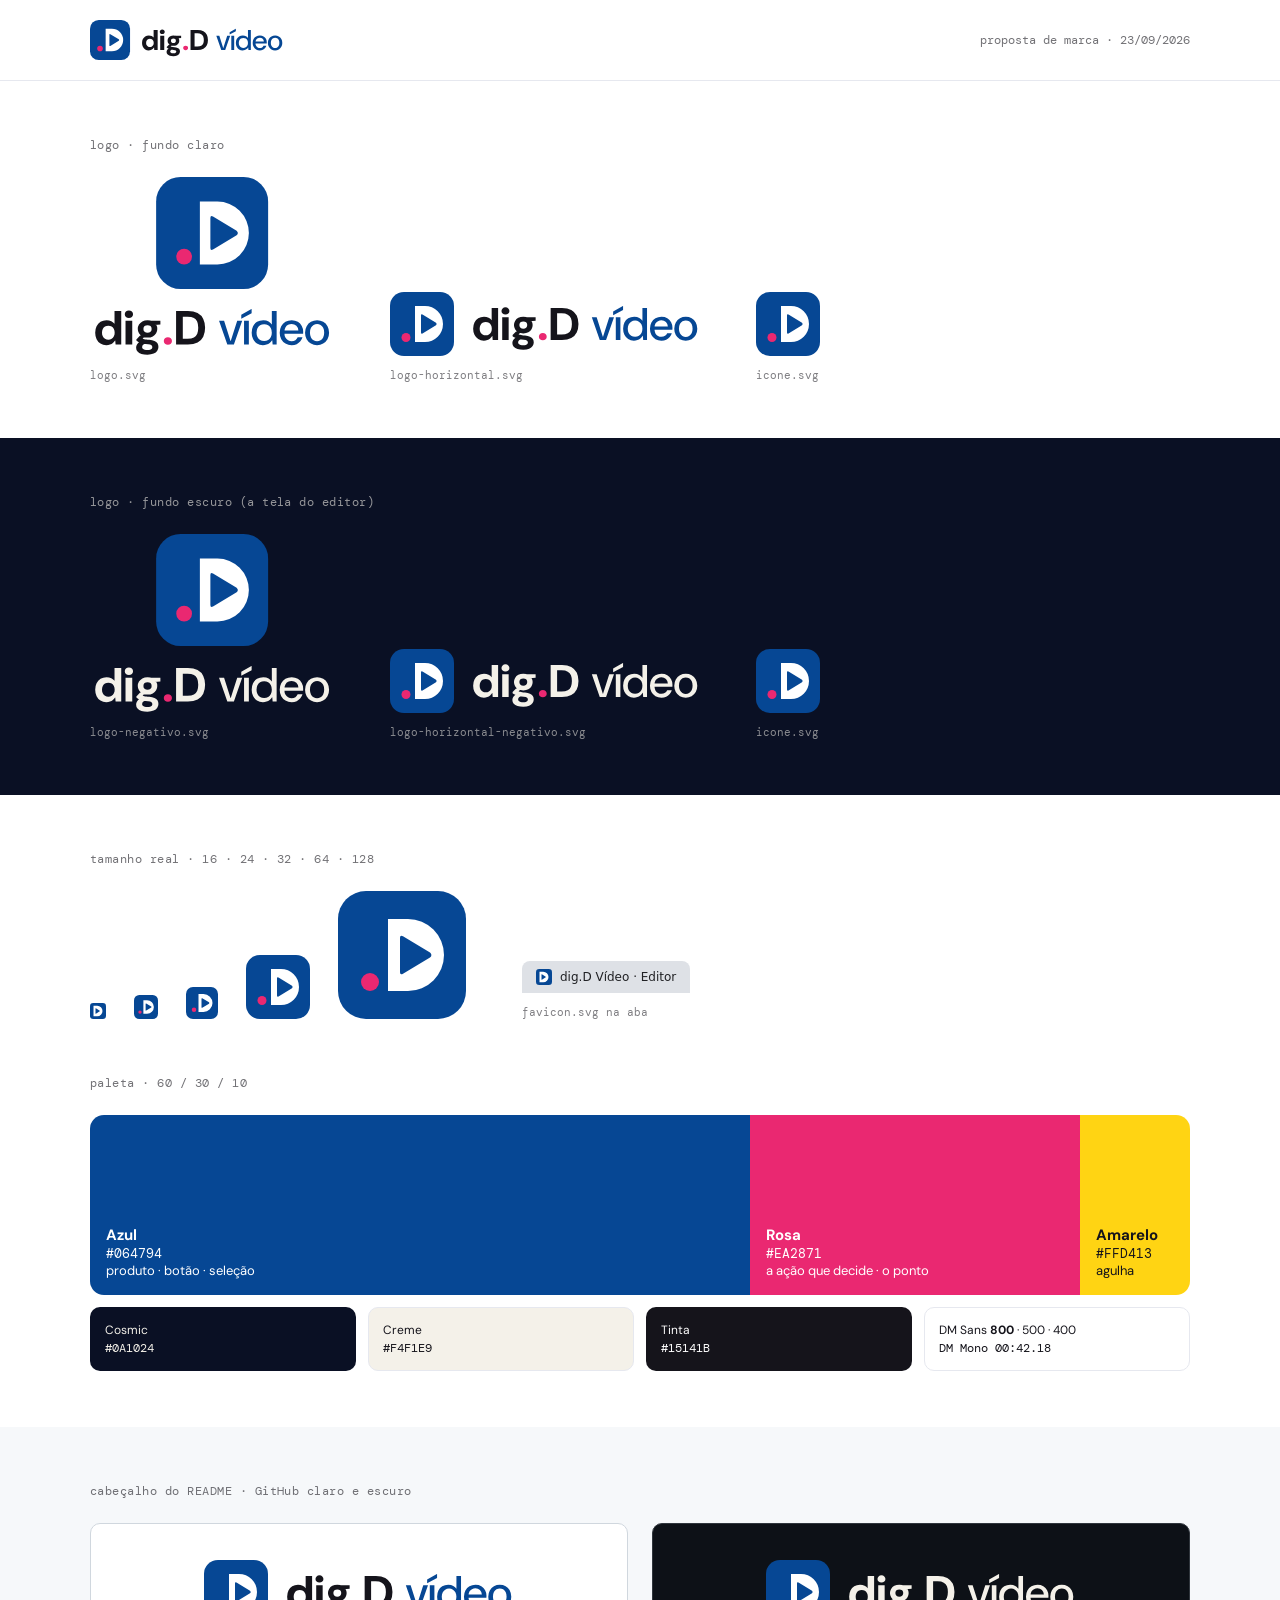
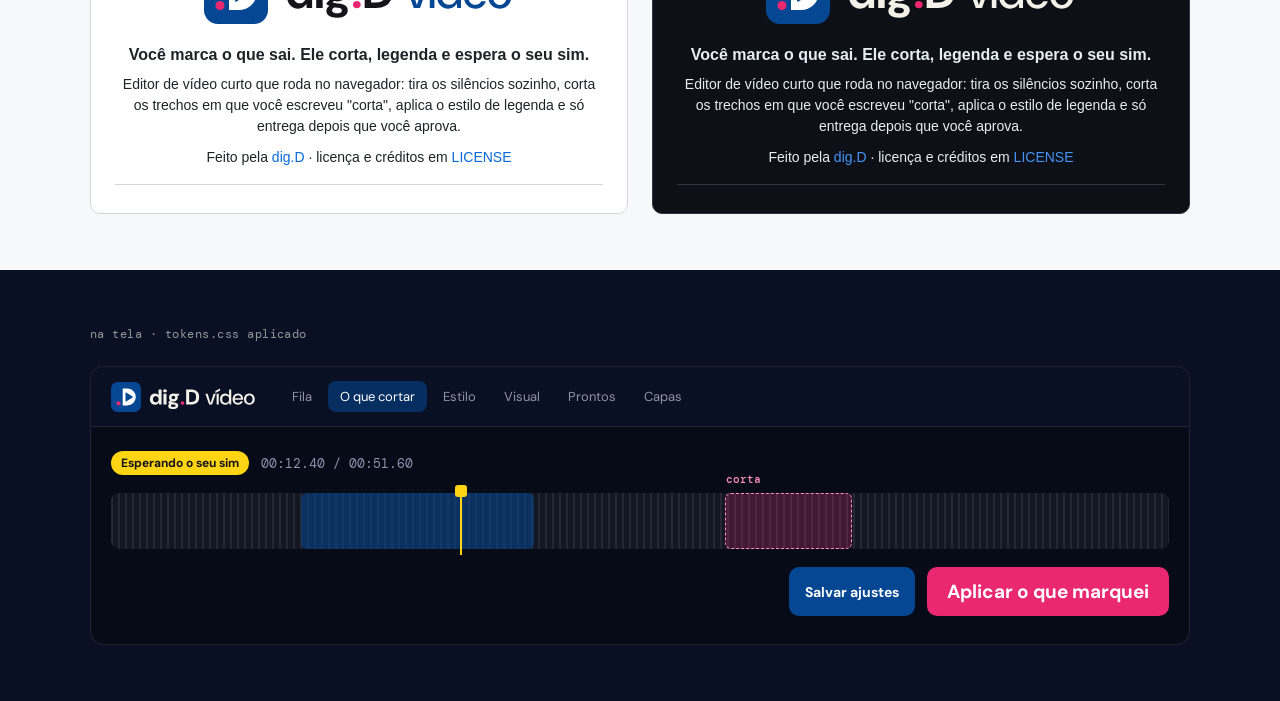
<file: marca/PREVIEW.html>
<!doctype html>
<html lang="pt-BR">
<head>
<meta charset="utf-8">
<meta name="viewport" content="width=device-width, initial-scale=1">
<title>dig.D Vídeo · marca</title>
<link rel="icon" href="favicon.svg" type="image/svg+xml">
<link rel="stylesheet" href="tokens.css">
<style>
  * { box-sizing: border-box; margin: 0; padding: 0; }
  body { font-family: var(--dv-fonte); background: #FFFFFF; color: var(--dv-tinta); }
  .faixa { padding: 56px max(16px, calc((100vw - 1100px) / 2)); }
  .escura { background: var(--dv-cosmic); color: var(--dv-creme); }
  .rotulo { font-family: var(--dv-fonte-mono); font-size: 12px; letter-spacing: .04em; opacity: .6; margin-bottom: 24px; }
  .linha { display: flex; flex-wrap: wrap; align-items: flex-end; gap: 56px; }
  .item { display: flex; flex-direction: column; gap: 12px; align-items: flex-start; }
  .item small { font-family: var(--dv-fonte-mono); font-size: 11px; opacity: .55; }

  header.topo { display: flex; justify-content: space-between; align-items: center; gap: 16px; flex-wrap: wrap;
    padding: 20px max(16px, calc((100vw - 1100px) / 2)); border-bottom: 1px solid #E6E8EF; }
  header.topo span { font-family: var(--dv-fonte-mono); font-size: 12px; opacity: .6; }

  .tamanhos { display: flex; flex-wrap: wrap; align-items: flex-end; gap: 28px; }
  .item { max-width: 100%; }
  .item img, .gh img { max-width: 100%; height: auto; }

  /* aba de navegador */
  .aba { display: inline-flex; align-items: center; gap: 8px; background: #DEE1E6; border-radius: 8px 8px 0 0;
    padding: 8px 14px; font-size: 12px; color: #202124; font-family: system-ui, sans-serif; }

  /* paleta */
  .paleta { display: grid; grid-template-columns: 6fr 3fr 1fr; height: 180px; border-radius: 14px; overflow: hidden; }
  .paleta div { padding: 16px; display: flex; flex-direction: column; justify-content: flex-end; font-size: 13px; }
  .paleta b { font-size: 15px; }
  .paleta code { font-family: var(--dv-fonte-mono); }
  .apoio { display: flex; gap: 12px; margin-top: 12px; flex-wrap: wrap; }
  .apoio div { flex: 1 1 140px; border-radius: 10px; padding: 14px; font-size: 12px; border: 1px solid #E6E8EF; }
  .apoio code { font-family: var(--dv-fonte-mono); display: block; margin-top: 2px; }

  /* README */
  .readmes { display: grid; grid-template-columns: repeat(auto-fit, minmax(320px, 1fr)); gap: 24px; }
  .gh { border-radius: 10px; padding: 36px 24px 28px; text-align: center; border: 1px solid #D0D7DE; background: #FFFFFF; color: #1F2328;
    font-family: -apple-system, 'Segoe UI', 'Noto Sans', Helvetica, Arial, sans-serif; }
  .gh.dark { background: #0D1117; border-color: #30363D; color: #E6EDF3; }
  .gh h3 { font-size: 16px; margin: 18px 0 10px; }
  .gh p { font-size: 14px; line-height: 1.5; margin-bottom: 10px; }
  .gh a { color: #0969DA; text-decoration: none; }
  .gh.dark a { color: #4493F8; }
  .gh hr { border: 0; border-top: 1px solid #D0D7DE; margin-top: 16px; }
  .gh.dark hr { border-color: #30363D; }

  /* barra do editor */
  .editor { border-radius: 14px; overflow: hidden; border: 1px solid var(--dv-linha); background: var(--dv-cosmic-fundo); }
  .barra { display: flex; align-items: center; gap: 24px; padding: 14px 20px; background: var(--dv-cosmic); border-bottom: 1px solid var(--dv-linha); flex-wrap: wrap; }
  .abas { display: flex; gap: 4px; flex: 1; flex-wrap: wrap; }
  .abas span { font-size: 13px; padding: 7px 12px; border-radius: 8px; color: var(--dv-texto-2); }
  .abas span.ativa { background: var(--dv-selecao); color: var(--dv-branco); }
  .btn { font: 700 14px var(--dv-fonte); border: 0; border-radius: 10px; padding: 10px 16px; }
  .btn.primario { background: var(--dv-primario); color: var(--dv-primario-texto); }
  .btn.decisivo { background: var(--dv-decisivo); color: var(--dv-decisivo-texto); font-size: 19px; padding: 12px 20px; }
  .corpo { padding: 24px 20px 28px; display: flex; flex-direction: column; gap: 18px; }
  .status { display: flex; gap: 12px; align-items: center; flex-wrap: wrap; }
  .badge { background: var(--dv-amarelo); color: var(--dv-tinta); font: 700 12px var(--dv-fonte); padding: 4px 10px; border-radius: 999px; }
  .tc { font-family: var(--dv-fonte-mono); font-size: 13px; color: var(--dv-texto-2); }
  .trilha { position: relative; height: 56px; border-radius: 8px; background: rgba(244,241,233,.05);
    background-image: repeating-linear-gradient(90deg, rgba(244,241,233,.08) 0 2px, transparent 2px 7px); }
  .trilha .sel { position: absolute; top: 0; bottom: 0; left: 18%; width: 22%; background: var(--dv-selecao); border-radius: 6px; }
  .trilha .sai { position: absolute; top: 0; bottom: 0; left: 58%; width: 12%; background: var(--dv-corte); border: 1px dashed var(--dv-rosa-texto); border-radius: 6px; }
  .trilha .sai i { position: absolute; top: -22px; left: 0; font: 500 11px var(--dv-fonte-mono); color: var(--dv-rosa-texto); font-style: normal; }
  .trilha .agulha { position: absolute; top: -6px; bottom: -6px; left: 33%; width: 2px; background: var(--dv-agulha); }
  .trilha .agulha::before { content: ""; position: absolute; top: -2px; left: -5px; width: 12px; height: 12px; border-radius: 3px; background: var(--dv-agulha); }
  .acoes { display: flex; gap: 12px; justify-content: flex-end; flex-wrap: wrap; }
</style>
</head>
<body>

<header class="topo">
  <img src="logo-horizontal.svg" alt="dig.D Vídeo" height="40">
  <span>proposta de marca · 23/09/2026</span>
</header>

<section class="faixa">
  <p class="rotulo">logo · fundo claro</p>
  <div class="linha">
    <div class="item"><img src="logo.svg" alt="" height="170"><small>logo.svg</small></div>
    <div class="item"><img src="logo-horizontal.svg" alt="" height="64"><small>logo-horizontal.svg</small></div>
    <div class="item"><img src="icone.svg" alt="" height="96"><small>icone.svg</small></div>
  </div>
</section>

<section class="faixa escura">
  <p class="rotulo">logo · fundo escuro (a tela do editor)</p>
  <div class="linha">
    <div class="item"><img src="logo-negativo.svg" alt="" height="170"><small>logo-negativo.svg</small></div>
    <div class="item"><img src="logo-horizontal-negativo.svg" alt="" height="64"><small>logo-horizontal-negativo.svg</small></div>
    <div class="item"><img src="icone.svg" alt="" height="96"><small>icone.svg</small></div>
  </div>
</section>

<section class="faixa">
  <p class="rotulo">tamanho real · 16 · 24 · 32 · 64 · 128</p>
  <div class="linha">
    <div class="tamanhos">
      <img src="favicon.svg" alt="" width="16" height="16">
      <img src="icone.svg" alt="" width="24" height="24">
      <img src="icone.svg" alt="" width="32" height="32">
      <img src="icone.svg" alt="" width="64" height="64">
      <img src="icone.svg" alt="" width="128" height="128">
    </div>
    <div class="item">
      <div class="aba"><img src="favicon.svg" alt="" width="16" height="16"> dig.D Vídeo · Editor</div>
      <small>favicon.svg na aba</small>
    </div>
  </div>
</section>

<section class="faixa" style="padding-top:0">
  <p class="rotulo">paleta · 60 / 30 / 10</p>
  <div class="paleta">
    <div style="background:var(--dv-azul);color:#fff"><b>Azul</b><code>#064794</code>produto · botão · seleção</div>
    <div style="background:var(--dv-rosa);color:#fff"><b>Rosa</b><code>#EA2871</code>a ação que decide · o ponto</div>
    <div style="background:var(--dv-amarelo);color:var(--dv-tinta)"><b>Amarelo</b><code>#FFD413</code>agulha</div>
  </div>
  <div class="apoio">
    <div style="background:var(--dv-cosmic);color:var(--dv-creme);border-color:transparent">Cosmic<code>#0A1024</code></div>
    <div style="background:var(--dv-creme)">Creme<code>#F4F1E9</code></div>
    <div style="background:var(--dv-tinta);color:#fff;border-color:transparent">Tinta<code>#15141B</code></div>
    <div>DM Sans <b>800</b> · 500 · 400<code>DM Mono 00:42.18</code></div>
  </div>
</section>

<section class="faixa" style="background:#F6F8FA">
  <p class="rotulo">cabeçalho do README · GitHub claro e escuro</p>
  <div class="readmes">
    <div class="gh">
      <img src="logo-horizontal.svg" alt="dig.D Vídeo" height="56">
      <h3>Você marca o que sai. Ele corta, legenda e espera o seu sim.</h3>
      <p>Editor de vídeo curto que roda no navegador: tira os silêncios sozinho, corta os trechos em que você escreveu "corta", aplica o estilo de legenda e só entrega depois que você aprova.</p>
      <p>Feito pela <a href="#">dig.D</a> · licença e créditos em <a href="#">LICENSE</a></p>
      <hr>
    </div>
    <div class="gh dark">
      <img src="logo-horizontal-negativo.svg" alt="dig.D Vídeo" height="56">
      <h3>Você marca o que sai. Ele corta, legenda e espera o seu sim.</h3>
      <p>Editor de vídeo curto que roda no navegador: tira os silêncios sozinho, corta os trechos em que você escreveu "corta", aplica o estilo de legenda e só entrega depois que você aprova.</p>
      <p>Feito pela <a href="#">dig.D</a> · licença e créditos em <a href="#">LICENSE</a></p>
      <hr>
    </div>
  </div>
</section>

<section class="faixa escura">
  <p class="rotulo">na tela · tokens.css aplicado</p>
  <div class="editor">
    <div class="barra">
      <img src="logo-horizontal-negativo.svg" alt="dig.D Vídeo" height="30">
      <div class="abas"><span>Fila</span><span class="ativa">O que cortar</span><span>Estilo</span><span>Visual</span><span>Prontos</span><span>Capas</span></div>
    </div>
    <div class="corpo">
      <div class="status"><span class="badge">Esperando o seu sim</span><span class="tc">00:12.40 / 00:51.60</span></div>
      <div class="trilha"><div class="sel"></div><div class="sai"><i>corta</i></div><div class="agulha"></div></div>
      <div class="acoes"><button class="btn primario">Salvar ajustes</button><button class="btn decisivo">Aplicar o que marquei</button></div>
    </div>
  </div>
</section>

</body>
</html>
</file>
<file: marca/tokens.css>
/* dig.D Vídeo — tokens de marca
 * Paleta herdada da dig.D (azul, rosa, amarelo). O fundo escuro é o cosmic que a tela já usa.
 * Contrastes medidos (WCAG) estão no comentário de cada par que vira texto.
 * Fontes: DM Sans + DM Mono, Google Fonts, licença OFL.
 */

@import url('https://fonts.googleapis.com/css2?family=DM+Mono:wght@400;500&family=DM+Sans:opsz,wght@9..40,400;9..40,500;9..40,700;9..40,800&display=swap');

:root {
  /* Marca */
  --dv-azul:          #064794;  /* cor do produto: ícone, botão primário, seleção. Branco sobre ele: 9,0:1 */
  --dv-rosa:          #EA2871;  /* a ação que decide (Aprovar, Renderizar) e o ponto do ".D". Branco sobre ele: 4,2:1, só em texto grande */
  --dv-amarelo:       #FFD413;  /* agulha da linha do tempo, badge de status. Tinta sobre ele: 12,8:1 */

  /* Bases */
  --dv-cosmic:        #0A1024;  /* fundo da tela */
  --dv-cosmic-fundo:  #070B18;  /* fundo mais escuro, atrás dos painéis */
  --dv-creme:         #F4F1E9;  /* texto sobre cosmic: 16,7:1 */
  --dv-tinta:         #15141B;  /* texto sobre fundo claro e sobre amarelo */
  --dv-branco:        #FFFFFF;

  /* Texto secundário e linhas (sobre cosmic) */
  --dv-texto-2:       #8E93AD;  /* 6,2:1 */
  --dv-linha:         rgba(244, 241, 233, 0.10);
  --dv-rosa-texto:    #FF8FBA;  /* rosa legível em texto pequeno sobre cosmic: 8,9:1 */

  /* Papéis — a tela usa estes, não os hex */
  --dv-bg:             var(--dv-cosmic);
  --dv-texto:          var(--dv-creme);
  --dv-primario:       var(--dv-azul);
  --dv-primario-texto: var(--dv-branco);
  --dv-decisivo:       var(--dv-rosa);
  --dv-decisivo-texto: var(--dv-branco);
  --dv-agulha:         var(--dv-amarelo);
  --dv-selecao:        rgba(6, 71, 148, 0.55);  /* trecho marcado na linha do tempo */
  --dv-corte:          rgba(234, 40, 113, 0.22); /* trecho que vai sair */
  --dv-foco:           var(--dv-amarelo);

  /* Tipografia */
  --dv-fonte:        'DM Sans', system-ui, -apple-system, 'Segoe UI', sans-serif;
  --dv-fonte-mono:   'DM Mono', ui-monospace, 'SFMono-Regular', Menlo, monospace;  /* timecode, duração, tamanho de arquivo */

  /* Forma */
  --dv-raio:         12px;
  --dv-raio-icone:   22%;      /* o ícone é quadrado de canto 14/64 */
}
</file>
